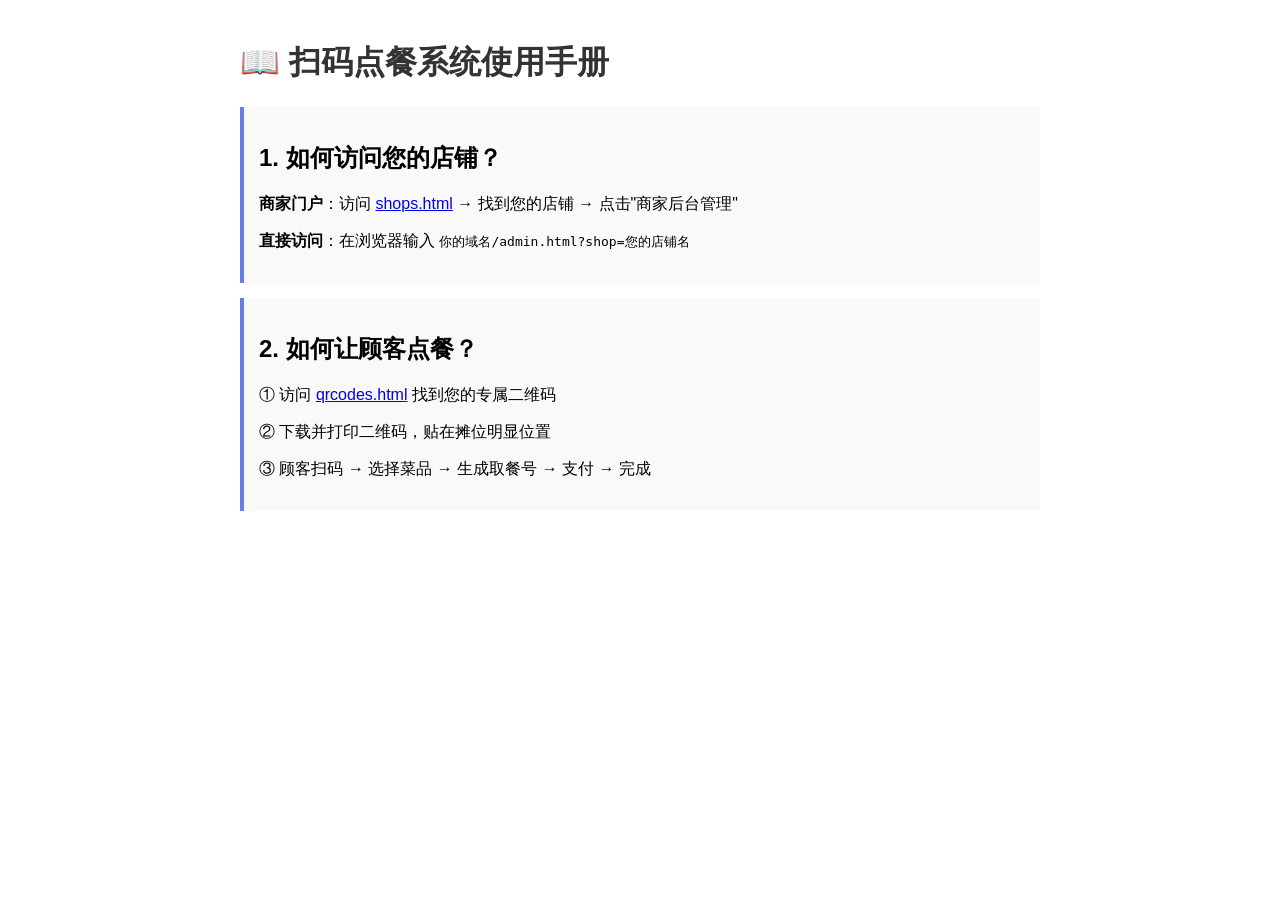
<file: help.html>
﻿<!DOCTYPE html>
<html lang="zh-CN">
<head>
    <meta charset="UTF-8">
    <meta name="viewport" content="width=device-width, initial-scale=1.0">
    <title>扫码点餐系统使用手册</title>
    <style>
        body { font-family: Arial; padding: 20px; max-width: 800px; margin: 0 auto; }
        h1 { color: #333; }
        .step { background: #f9f9f9; padding: 15px; margin: 15px 0; border-left: 4px solid #667eea; }
    </style>
</head>
<body>
    <h1>📖 扫码点餐系统使用手册</h1>
    
    <div class="step">
        <h2>1. 如何访问您的店铺？</h2>
        <p><strong>商家门户</strong>：访问 <a href="shops.html">shops.html</a> → 找到您的店铺 → 点击"商家后台管理"</p>
        <p><strong>直接访问</strong>：在浏览器输入 <code>你的域名/admin.html?shop=您的店铺名</code></p>
    </div>
    
    <div class="step">
        <h2>2. 如何让顾客点餐？</h2>
        <p>① 访问 <a href="qrcodes.html">qrcodes.html</a> 找到您的专属二维码</p>
        <p>② 下载并打印二维码，贴在摊位明显位置</p>
        <p>③ 顾客扫码 → 选择菜品 → 生成取餐号 → 支付 → 完成</p>
    </div>
    
    <!-- 更多步骤... -->
</body>
</html>
</file>
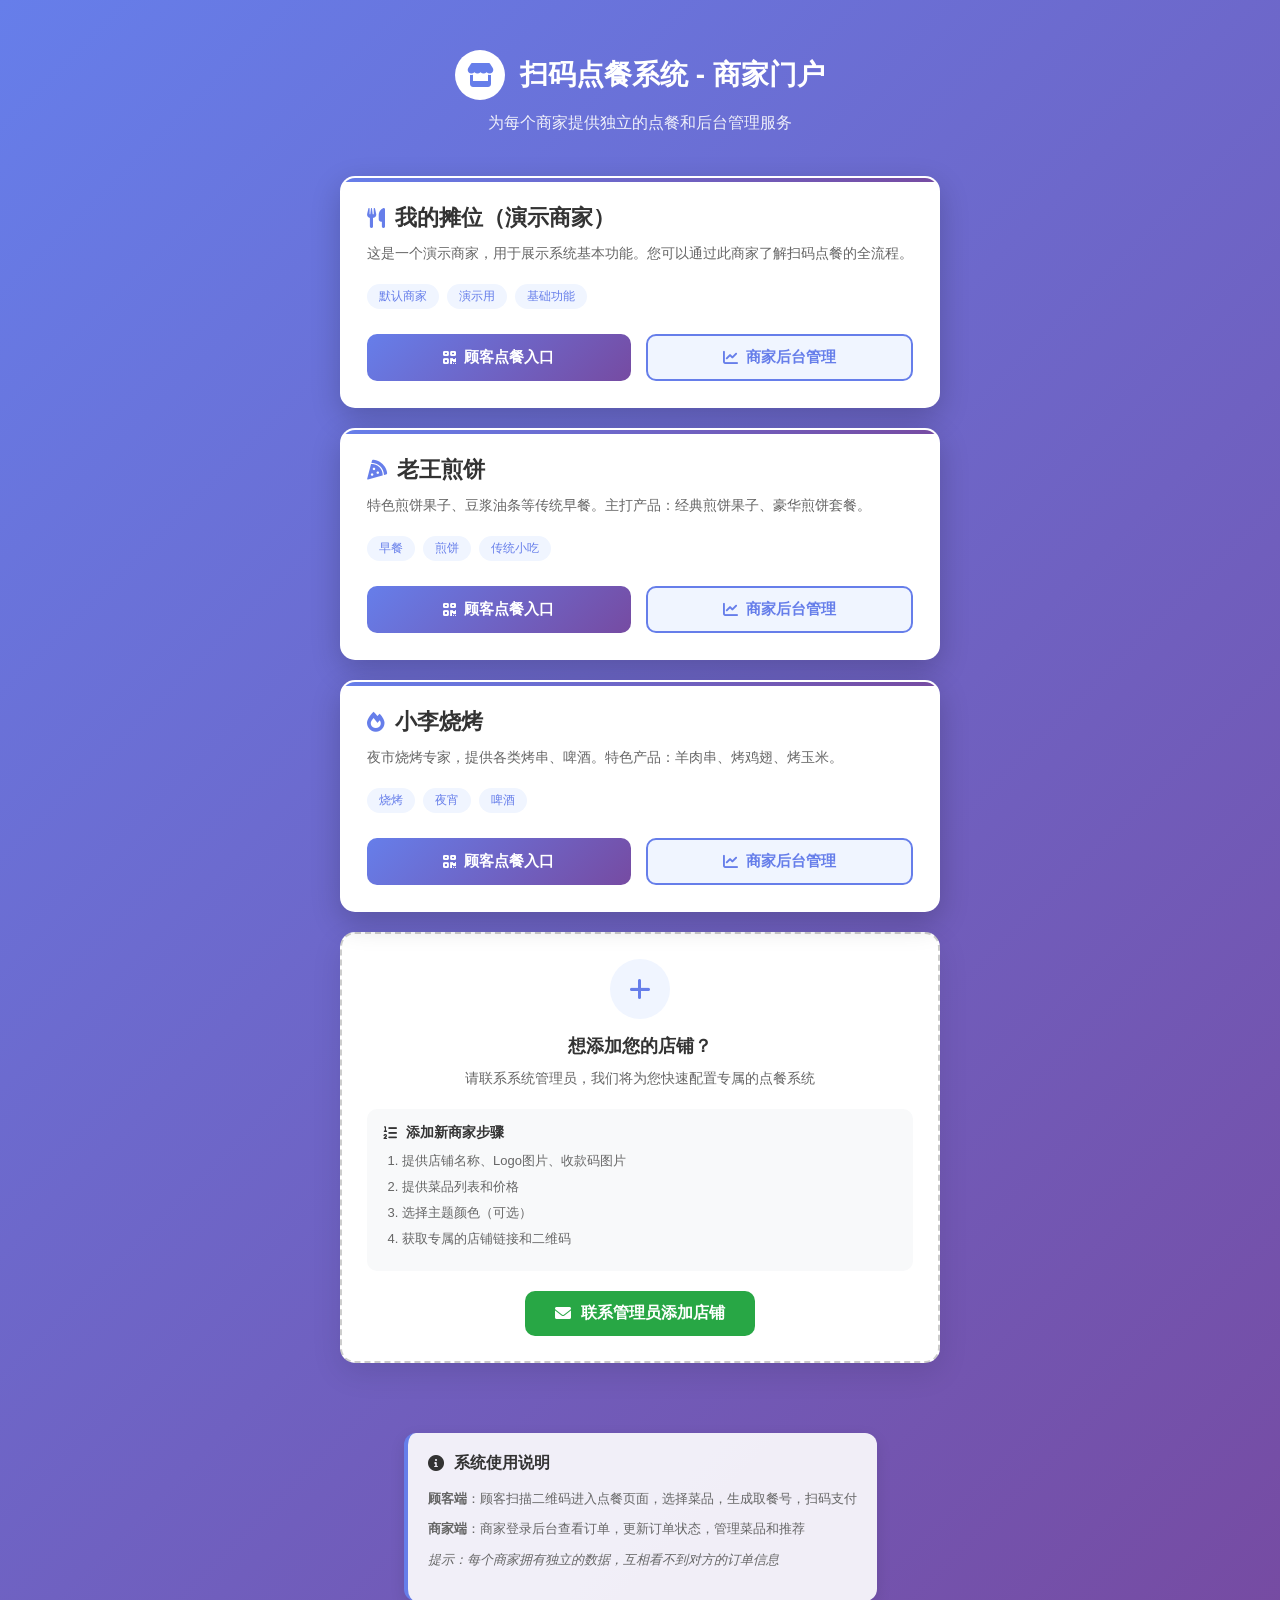
<file: shops.html>
﻿<!DOCTYPE html>
<html lang="zh-CN">
<head>
    <meta charset="UTF-8">
    <meta name="viewport" content="width=device-width, initial-scale=1.0">
    <title>扫码点餐 - 商家列表</title>
    <!-- 引入Font Awesome图标 -->
    <link rel="stylesheet" href="https://cdnjs.cloudflare.com/ajax/libs/font-awesome/6.0.0/css/all.min.css">
    <style>
        * {
            margin: 0;
            padding: 0;
            box-sizing: border-box;
            font-family: 'PingFang SC', 'Microsoft YaHei', sans-serif;
        }
        
        body {
            background: linear-gradient(135deg, #667eea 0%, #764ba2 100%);
            min-height: 100vh;
            padding: 20px;
            display: flex;
            flex-direction: column;
            align-items: center;
        }
        
        .header {
            text-align: center;
            margin: 30px 0 40px;
            color: white;
            width: 100%;
            max-width: 600px;
        }
        
        .header h1 {
            font-size: 28px;
            margin-bottom: 10px;
            display: flex;
            align-items: center;
            justify-content: center;
            gap: 15px;
        }
        
        .header h1 i {
            background: white;
            color: #667eea;
            width: 50px;
            height: 50px;
            border-radius: 50%;
            display: flex;
            align-items: center;
            justify-content: center;
            font-size: 24px;
        }
        
        .header p {
            font-size: 16px;
            opacity: 0.9;
            max-width: 500px;
            margin: 0 auto;
            line-height: 1.6;
        }
        
        .container {
            width: 100%;
            max-width: 600px;
            margin-bottom: 40px;
        }
        
        /* 商家列表样式 */
        .shop-list {
            display: grid;
            gap: 20px;
        }
        
        .shop-card {
            background: white;
            border-radius: 15px;
            padding: 25px;
            box-shadow: 0 10px 30px rgba(0,0,0,0.2);
            transition: all 0.3s ease;
            position: relative;
            overflow: hidden;
            border: 2px solid transparent;
        }
        
        .shop-card:hover {
            transform: translateY(-5px);
            box-shadow: 0 15px 40px rgba(0,0,0,0.3);
            border-color: #667eea;
        }
        
        .shop-card::before {
            content: '';
            position: absolute;
            top: 0;
            left: 0;
            right: 0;
            height: 4px;
            background: linear-gradient(90deg, #667eea, #764ba2);
            border-radius: 15px 15px 0 0;
        }
        
        .shop-name {
            font-size: 22px;
            font-weight: 600;
            color: #333;
            margin-bottom: 10px;
            display: flex;
            align-items: center;
            gap: 10px;
        }
        
        .shop-name i {
            color: #667eea;
            font-size: 20px;
        }
        
        .shop-desc {
            font-size: 14px;
            color: #666;
            margin-bottom: 20px;
            line-height: 1.5;
        }
        
        /* 标签样式 */
        .shop-tags {
            display: flex;
            gap: 8px;
            flex-wrap: wrap;
            margin-bottom: 20px;
        }
        
        .tag {
            background: #f0f5ff;
            color: #667eea;
            padding: 4px 12px;
            border-radius: 15px;
            font-size: 12px;
            font-weight: 500;
        }
        
        /* 按钮区域 */
        .shop-actions {
            display: flex;
            gap: 15px;
            margin-top: 25px;
        }
        
        .btn {
            flex: 1;
            padding: 12px 20px;
            border-radius: 10px;
            font-size: 15px;
            font-weight: 600;
            text-decoration: none;
            text-align: center;
            transition: all 0.3s;
            display: flex;
            align-items: center;
            justify-content: center;
            gap: 8px;
            cursor: pointer;
        }
        
        .btn-customer {
            background: linear-gradient(135deg, #667eea 0%, #764ba2 100%);
            color: white;
        }
        
        .btn-customer:hover {
            transform: translateY(-2px);
            box-shadow: 0 5px 15px rgba(102, 126, 234, 0.4);
        }
        
        .btn-admin {
            background: #f0f5ff;
            color: #667eea;
            border: 2px solid #667eea;
        }
        
        .btn-admin:hover {
            background: #e6eeff;
            transform: translateY(-2px);
        }
        
        /* 添加商家卡片 */
        .add-shop-card {
            background: white;
            border-radius: 15px;
            padding: 25px;
            box-shadow: 0 10px 30px rgba(0,0,0,0.1);
            border: 2px dashed #ccc;
            text-align: center;
            margin-top: 20px;
        }
        
        .add-shop-icon {
            width: 60px;
            height: 60px;
            background: #f0f5ff;
            border-radius: 50%;
            display: flex;
            align-items: center;
            justify-content: center;
            margin: 0 auto 15px;
            font-size: 24px;
            color: #667eea;
        }
        
        .add-shop-title {
            font-size: 18px;
            font-weight: 600;
            color: #333;
            margin-bottom: 10px;
        }
        
        .add-shop-desc {
            font-size: 14px;
            color: #666;
            margin-bottom: 20px;
            line-height: 1.5;
        }
        
        .add-shop-steps {
            text-align: left;
            background: #f8f9fa;
            padding: 15px;
            border-radius: 10px;
            margin-bottom: 20px;
        }
        
        .add-shop-steps h4 {
            font-size: 14px;
            color: #333;
            margin-bottom: 10px;
            display: flex;
            align-items: center;
            gap: 8px;
        }
        
        .add-shop-steps ol {
            padding-left: 20px;
            font-size: 13px;
            color: #666;
        }
        
        .add-shop-steps li {
            margin-bottom: 8px;
        }
        
        .btn-add {
            background: #28a745;
            color: white;
            border: none;
            padding: 12px 30px;
            border-radius: 10px;
            font-size: 16px;
            font-weight: 600;
            cursor: pointer;
            transition: all 0.3s;
            display: inline-flex;
            align-items: center;
            gap: 10px;
        }
        
        .btn-add:hover {
            background: #218838;
            transform: translateY(-2px);
            box-shadow: 0 5px 15px rgba(40, 167, 69, 0.4);
        }
        
        /* 响应式调整 */
        @media (max-width: 600px) {
            .shop-actions {
                flex-direction: column;
            }
            
            .shop-card {
                padding: 20px;
            }
            
            .shop-name {
                font-size: 20px;
            }
        }
        
        /* 底部说明 */
        .footer {
            max-width: 600px;
            background: rgba(255, 255, 255, 0.9);
            border-radius: 12px;
            padding: 20px;
            margin-top: 30px;
            box-shadow: 0 5px 15px rgba(0,0,0,0.1);
            border-left: 4px solid #667eea;
        }
        
        .footer h3 {
            font-size: 16px;
            color: #333;
            margin-bottom: 15px;
            display: flex;
            align-items: center;
            gap: 10px;
        }
        
        .footer p {
            font-size: 13px;
            color: #666;
            line-height: 1.6;
            margin-bottom: 10px;
        }
        
        .footer-tips {
            font-size: 12px;
            color: #999;
            font-style: italic;
        }
    </style>
</head>
<body>
    <div class="header">
        <h1>
            <i class="fas fa-store"></i>
            扫码点餐系统 - 商家门户
        </h1>
        <p>为每个商家提供独立的点餐和后台管理服务</p>
    </div>
    
    <div class="container">
        <div class="shop-list">
            <!-- 默认商家 -->
            <div class="shop-card">
                <div class="shop-name">
                    <i class="fas fa-utensils"></i>
                    我的摊位（演示商家）
                </div>
                <div class="shop-desc">
                    这是一个演示商家，用于展示系统基本功能。您可以通过此商家了解扫码点餐的全流程。
                </div>
                <div class="shop-tags">
                    <span class="tag">默认商家</span>
                    <span class="tag">演示用</span>
                    <span class="tag">基础功能</span>
                </div>
                <div class="shop-actions">
                    <a href="index.html?shop=default_shop" class="btn btn-customer">
                        <i class="fas fa-qrcode"></i> 顾客点餐入口
                    </a>
                    <a href="admin.html?shop=default_shop" class="btn btn-admin">
                        <i class="fas fa-chart-line"></i> 商家后台管理
                    </a>
                </div>
            </div>
            
            <!-- 老王煎饼 -->
            <div class="shop-card">
                <div class="shop-name">
                    <i class="fas fa-pizza-slice"></i>
                    老王煎饼
                </div>
                <div class="shop-desc">
                    特色煎饼果子、豆浆油条等传统早餐。主打产品：经典煎饼果子、豪华煎饼套餐。
                </div>
                <div class="shop-tags">
                    <span class="tag">早餐</span>
                    <span class="tag">煎饼</span>
                    <span class="tag">传统小吃</span>
                </div>
                <div class="shop-actions">
                    <a href="index.html?shop=老王煎饼" class="btn btn-customer">
                        <i class="fas fa-qrcode"></i> 顾客点餐入口
                    </a>
                    <a href="admin.html?shop=老王煎饼" class="btn btn-admin">
                        <i class="fas fa-chart-line"></i> 商家后台管理
                    </a>
                </div>
            </div>
            
            <!-- 小李烧烤 -->
            <div class="shop-card">
                <div class="shop-name">
                    <i class="fas fa-fire"></i>
                    小李烧烤
                </div>
                <div class="shop-desc">
                    夜市烧烤专家，提供各类烤串、啤酒。特色产品：羊肉串、烤鸡翅、烤玉米。
                </div>
                <div class="shop-tags">
                    <span class="tag">烧烤</span>
                    <span class="tag">夜宵</span>
                    <span class="tag">啤酒</span>
                </div>
                <div class="shop-actions">
                    <a href="index.html?shop=小李烧烤" class="btn btn-customer">
                        <i class="fas fa-qrcode"></i> 顾客点餐入口
                    </a>
                    <a href="admin.html?shop=小李烧烤" class="btn btn-admin">
                        <i class="fas fa-chart-line"></i> 商家后台管理
                    </a>
                </div>
            </div>
        </div>
        
        <!-- 添加新商家说明 -->
        <div class="add-shop-card">
            <div class="add-shop-icon">
                <i class="fas fa-plus"></i>
            </div>
            <div class="add-shop-title">
                想添加您的店铺？
            </div>
            <div class="add-shop-desc">
                请联系系统管理员，我们将为您快速配置专属的点餐系统
            </div>
            
            <div class="add-shop-steps">
                <h4><i class="fas fa-list-ol"></i> 添加新商家步骤</h4>
                <ol>
                    <li>提供店铺名称、Logo图片、收款码图片</li>
                    <li>提供菜品列表和价格</li>
                    <li>选择主题颜色（可选）</li>
                    <li>获取专属的店铺链接和二维码</li>
                </ol>
            </div>
            
            <button class="btn-add" onclick="showContactInfo()">
                <i class="fas fa-envelope"></i> 联系管理员添加店铺
            </button>
        </div>
    </div>
    
    <!-- 底部说明 -->
    <div class="footer">
        <h3><i class="fas fa-info-circle"></i> 系统使用说明</h3>
        <p><strong>顾客端</strong>：顾客扫描二维码进入点餐页面，选择菜品，生成取餐号，扫码支付</p>
        <p><strong>商家端</strong>：商家登录后台查看订单，更新订单状态，管理菜品和推荐</p>
        <p class="footer-tips">提示：每个商家拥有独立的数据，互相看不到对方的订单信息</p>
    </div>

    <script>
        // 显示联系信息
        function showContactInfo() {
            const contactInfo = `
                <div style="
                    position: fixed;
                    top: 0; left: 0; right: 0; bottom: 0;
                    background: rgba(0,0,0,0.8);
                    display: flex;
                    align-items: center;
                    justify-content: center;
                    z-index: 1000;
                    padding: 20px;
                ">
                    <div style="
                        background: white;
                        border-radius: 15px;
                        padding: 30px;
                        max-width: 500px;
                        width: 100%;
                        box-shadow: 0 20px 60px rgba(0,0,0,0.3);
                    ">
                        <h2 style="margin-bottom: 20px; display: flex; align-items: center; gap: 10px;">
                            <i class="fas fa-user-tie" style="color: #667eea;"></i>
                            联系管理员添加店铺
                        </h2>
                        
                        <div style="margin-bottom: 25px;">
                            <h4 style="margin-bottom: 15px; color: #333;">需要提供的信息：</h4>
                            <ul style="padding-left: 20px; color: #666;">
                                <li style="margin-bottom: 10px;">
                                    <strong>店铺名称</strong>：如"张姐麻辣烫"
                                </li>
                                <li style="margin-bottom: 10px;">
                                    <strong>Logo图片</strong>：建议200×200像素，PNG格式
                                </li>
                                <li style="margin-bottom: 10px;">
                                    <strong>收款码</strong>：微信/支付宝收款码图片
                                </li>
                                <li style="margin-bottom: 10px;">
                                    <strong>菜品列表</strong>：菜品名称、价格、分类
                                </li>
                            </ul>
                        </div>
                        
                        <div style="background: #f8f9fa; padding: 15px; border-radius: 8px; margin-bottom: 25px;">
                            <h4 style="margin-bottom: 10px; color: #333;">联系管理员：</h4>
                            <p style="color: #666; margin-bottom: 5px;">
                                <i class="fas fa-envelope"></i> 邮箱：admin@example.com
                            </p>
                            <p style="color: #666; margin-bottom: 5px;">
                                <i class="fas fa-phone"></i> 电话：138-0000-0000
                            </p>
                            <p style="color: #666;">
                                <i class="fas fa-weixin"></i> 微信：请扫码添加
                            </p>
                        </div>
                        
                        <button onclick="this.parentElement.parentElement.remove()" 
                                style="
                                    width: 100%;
                                    padding: 12px;
                                    background: #667eea;
                                    color: white;
                                    border: none;
                                    border-radius: 8px;
                                    font-size: 16px;
                                    font-weight: 600;
                                    cursor: pointer;
                                ">
                            关闭窗口
                        </button>
                    </div>
                </div>
            `;
            
            document.body.insertAdjacentHTML('beforeend', contactInfo);
        }
        
        // 页面加载完成后的效果
        document.addEventListener('DOMContentLoaded', function() {
            // 卡片逐个出现的动画
            const cards = document.querySelectorAll('.shop-card');
            cards.forEach((card, index) => {
                card.style.opacity = '0';
                card.style.transform = 'translateY(20px)';
                
                setTimeout(() => {
                    card.style.transition = 'all 0.5s ease';
                    card.style.opacity = '1';
                    card.style.transform = 'translateY(0)';
                }, index * 200);
            });
            
            console.log('✅ 商家门户页面加载完成');
            console.log('🏪 现有商家：我的摊位、老王煎饼、小李烧烤');
        });
    </script>
</body>
</html>
</file>
